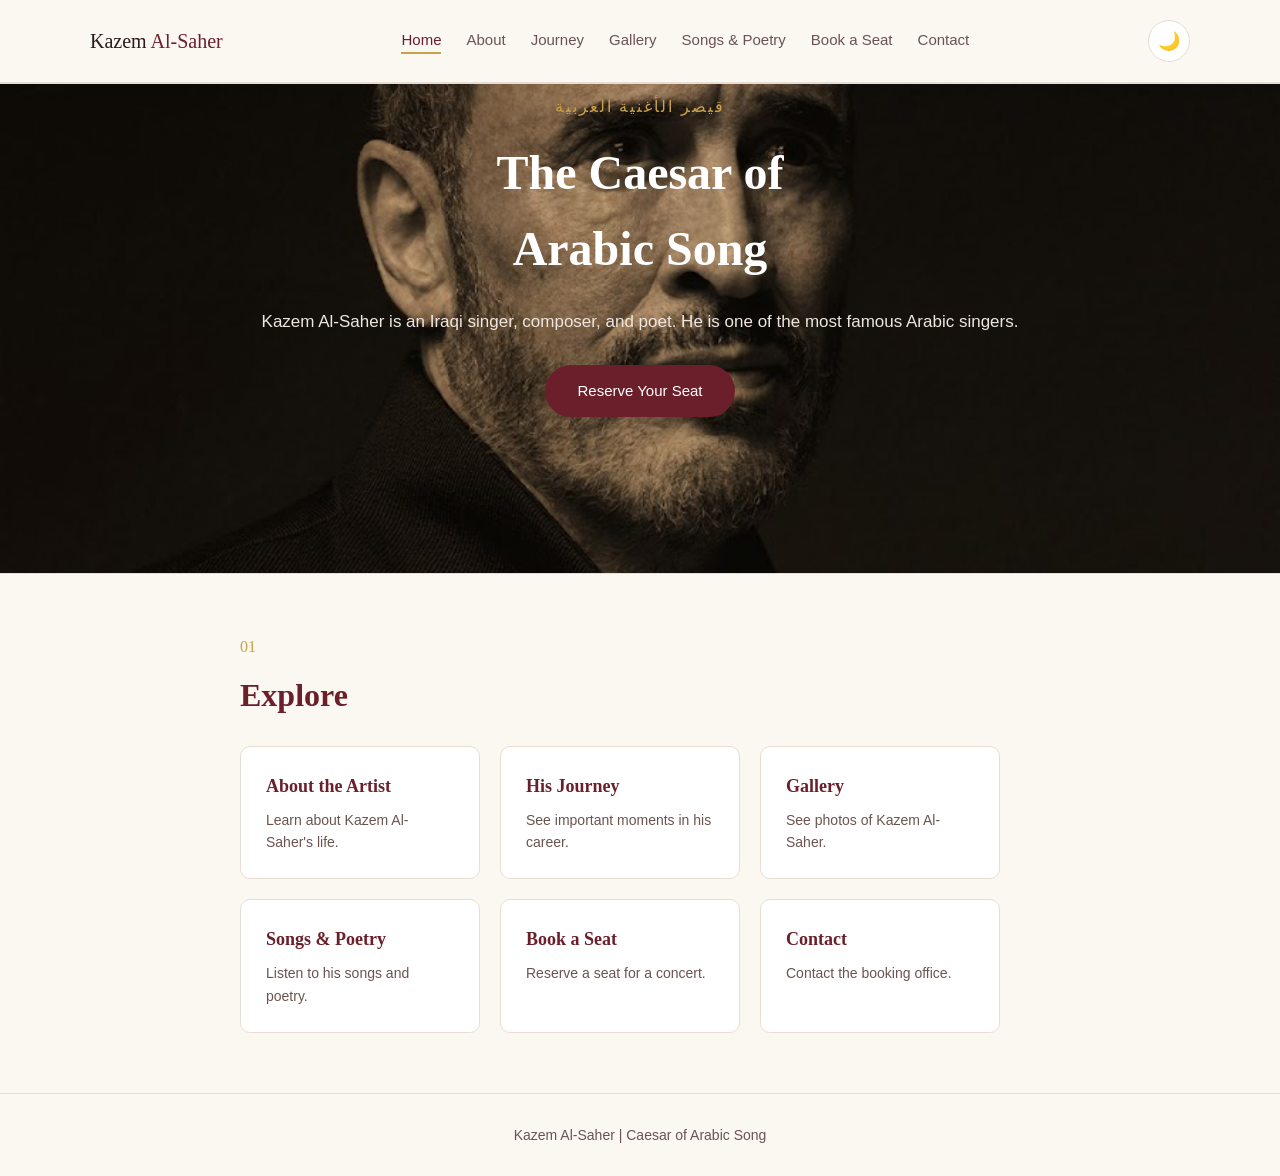
<file: index.html>
<!DOCTYPE html>
<html lang="en">

<head>
  <meta charset="UTF-8">
  <meta name="viewport" content="width=device-width, initial-scale=1.0">

  <title>Kazem Al-Saher | Caesar of Arabic Song</title>

  <link rel="stylesheet" href="style.css">
</head>

<body>

  
  <header class="site-header">

    <div class="nav-wrap">

      <a href="index.html" class="logo">
        Kazem <em>Al-Saher</em>
      </a>

      <nav class="site-nav">
        <a href="index.html" class="active">Home</a>
        <a href="about.html">About</a>
        <a href="journey.html">Journey</a>
        <a href="gallery.html">Gallery</a>
        <a href="songs.html">Songs & Poetry</a>
        <a href="booking.html">Book a Seat</a>
        <a href="contact.html">Contact</a>
      </nav>



      <button id="theme-toggle">
        🌙
      </button>

    </div>

  </header>


  
  <section class="hero">

    <div class="hero-photo"></div>

    <div class="hero-content">

      <p class="eyebrow">
        قيصر الأغنية العربية
      </p>

      <h1>
        The Caesar of<br>
        Arabic Song
      </h1>

      <p class="hero-sub">
        Kazem Al-Saher is an Iraqi singer, composer,
        and poet. He is one of the most famous Arabic
        singers.
      </p>

      <a href="booking.html" class="booking-button">
        Reserve Your Seat
      </a>

    </div>

  </section>


  <!-- Cartakan-->
  <section class="quick-links-section">

    <div class="section-inner">

      <span class="section-number">01</span>

      <h2>Explore</h2>

      <div class="quick-links">

        <a href="about.html" class="quick-link-card">
          <h3>About the Artist</h3>
          <p>Learn about Kazem Al-Saher's life.</p>
        </a>

        <a href="journey.html" class="quick-link-card">
          <h3>His Journey</h3>
          <p>See important moments in his career.</p>
        </a>


         <a href="gallery.html" class="quick-link-card">
          <h3>Gallery</h3>
          <p>See photos of Kazem Al-Saher.</p>
        </a>


        <a href="songs.html" class="quick-link-card">
          <h3>Songs & Poetry</h3>
          <p>Listen to his songs and poetry.</p>
        </a>

        <a href="booking.html" class="quick-link-card">
          <h3>Book a Seat</h3>
          <p>Reserve a seat for a concert.</p>
        </a>

       
        <a href="contact.html" class="quick-link-card">
          <h3>Contact</h3>
          <p>Contact the booking office.</p>
        </a>

      </div>

    </div>

  </section>


  <footer class="site-footer">
    <p>Kazem Al-Saher | Caesar of Arabic Song</p>
  </footer>


  <script src="script.js"></script>

</body>
</html>
</file>
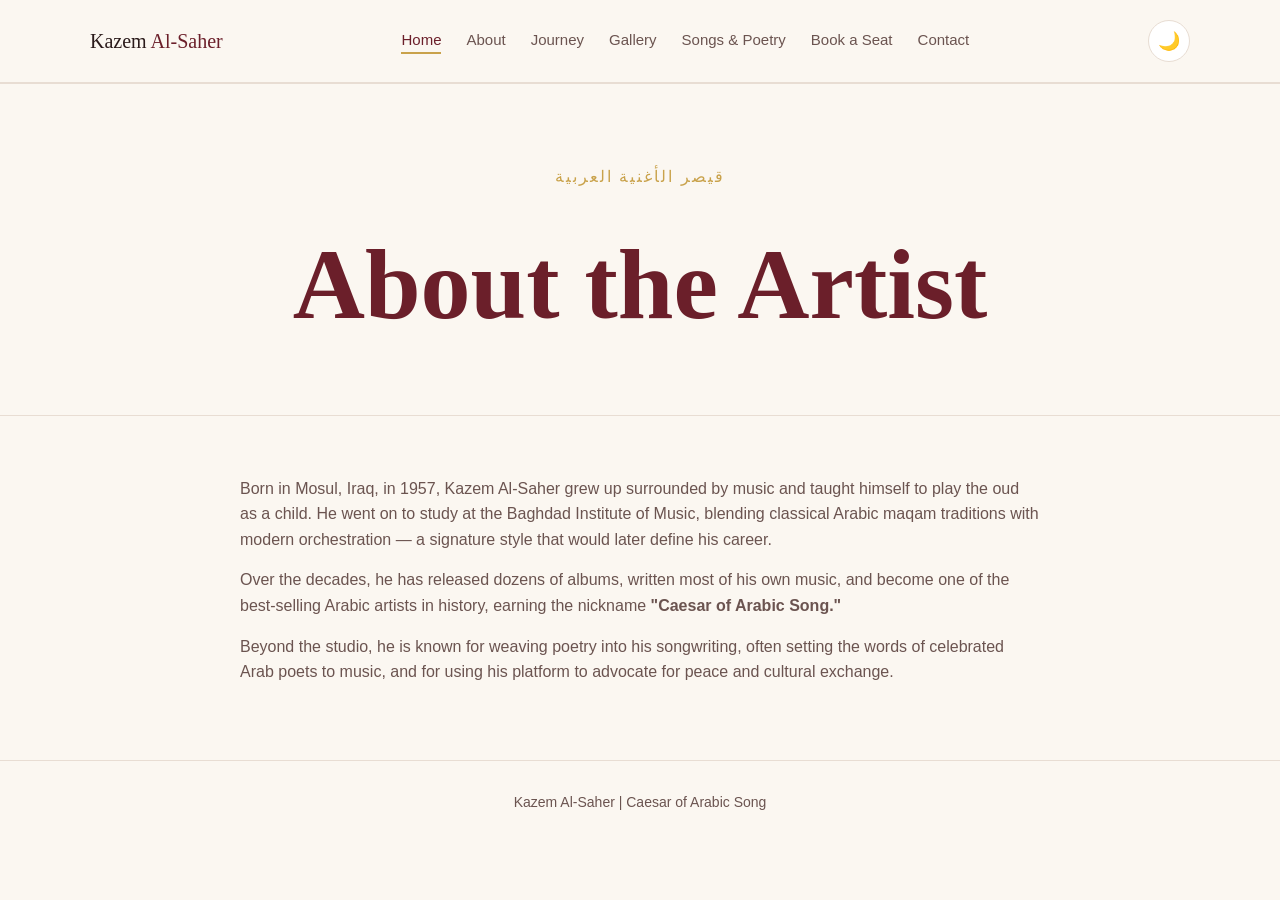
<file: About.html>
<!DOCTYPE html>
<html lang="en">
<head>
  <meta charset="UTF-8" />
  <meta name="viewport" content="width=device-width, initial-scale=1.0" />
  <title>About | Kazem Al-Saher</title>


  <link rel="stylesheet" href="style.css" />
  
</head>
<body>

  <header class="site-header">
    <div class="nav-wrap">
      <a href="index.html" class="logo">Kazem <em>Al-Saher</em></a>
        
      <nav class="site-nav">
        <a href="index.html" class="active">Home</a>
        <a href="about.html">About</a>
        <a href="journey.html">Journey</a>
        <a href="gallery.html">Gallery</a>
        <a href="songs.html">Songs & Poetry</a>
        <a href="booking.html">Book a Seat</a>
        <a href="contact.html">Contact</a>
      </nav>

      

      <button id="theme-toggle" aria-label="Toggle dark mode">
        <span class="icon">🌙</span>

      </button>
    </div>
  </header>

  <section class="page-banner">
    <p class="eyebrow">قيصر الأغنية العربية</p>
    <h1>About the Artist</h1>
  </section>

  <section class="about">
    <div class="section-inner">
      <p>
        Born in Mosul, Iraq, in 1957, Kazem Al-Saher grew up surrounded by music
        and taught himself to play the oud as a child. He went on to study at the
        Baghdad Institute of Music, blending classical Arabic maqam traditions
        with modern orchestration — a signature style that would later define
        his career.
      </p>
      <p>
        Over the decades, he has released dozens of albums, written most of his
        own music, and become one of the best-selling Arabic artists in history,
        earning the nickname <strong>"Caesar of Arabic Song."</strong>
      </p>
      <p>
        Beyond the studio, he is known for weaving poetry into his songwriting,
        often setting the words of celebrated Arab poets to music, and for using
        his platform to advocate for peace and cultural exchange.
      </p>
    </div>
  </section>

  <footer class="site-footer">
    <p>Kazem Al-Saher | Caesar of Arabic Song</p>
  </footer>


  <script src="script.js"></script>
  


</body>
</html>
</file>
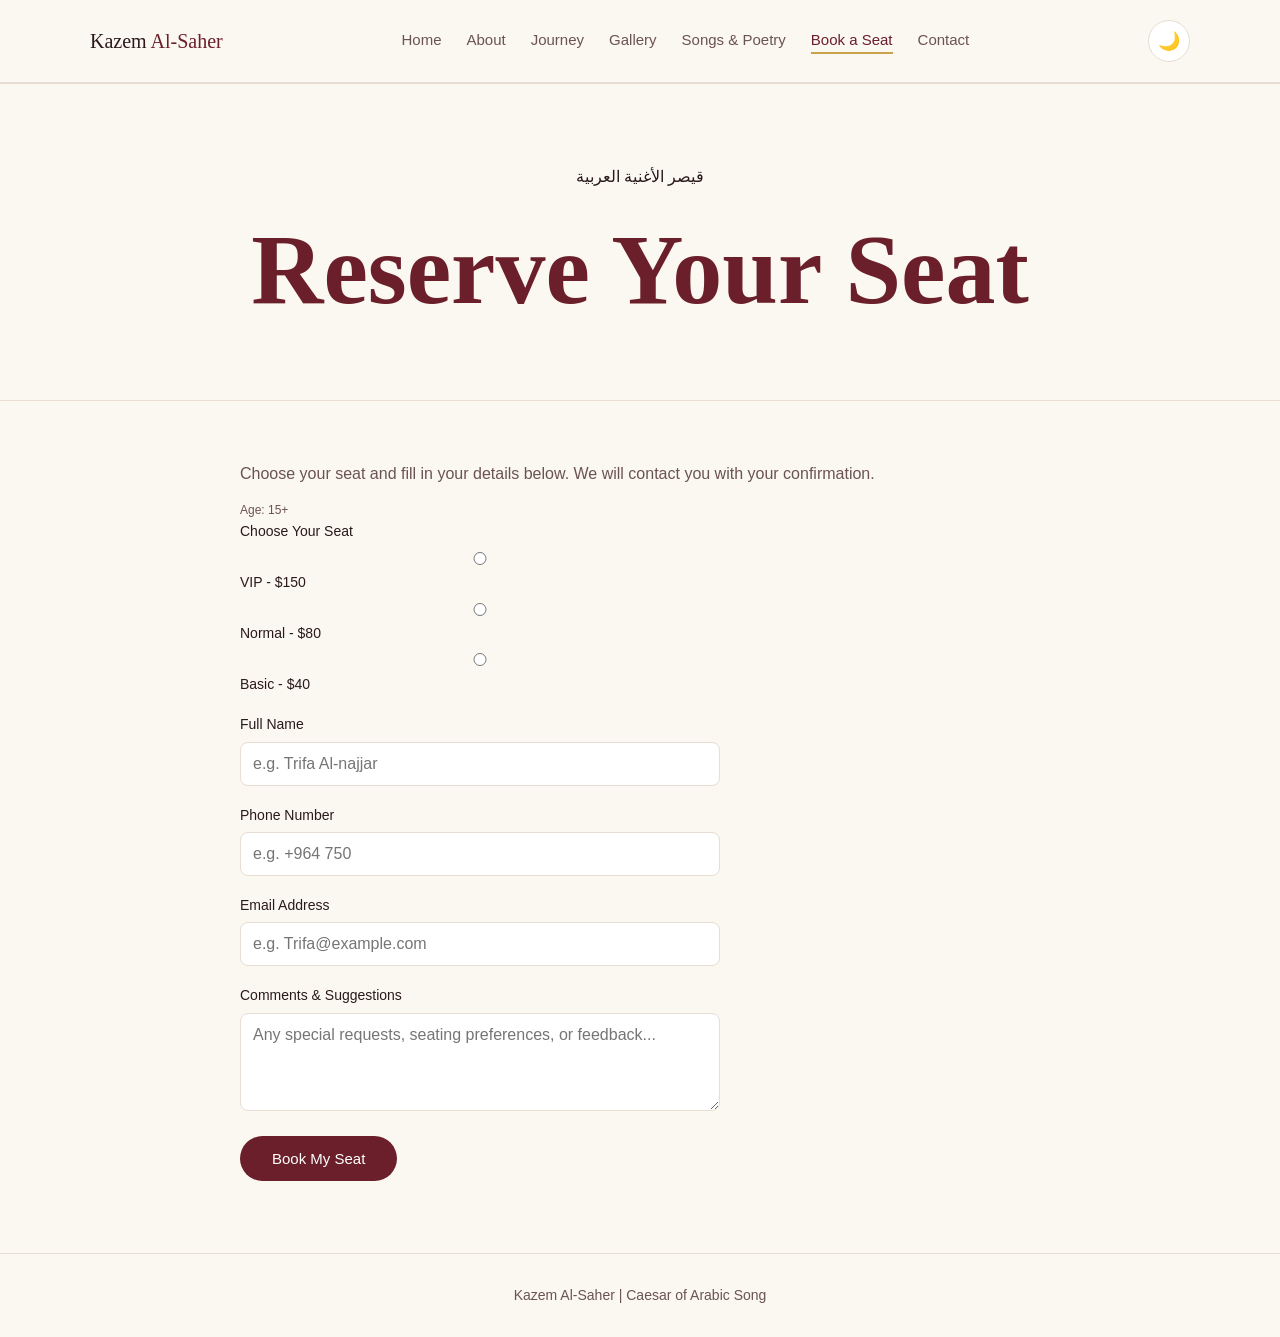
<file: Booking.html>
<!DOCTYPE html>
<html lang="en">

<head>
  <meta charset="UTF-8">
  <meta name="viewport" content="width=device-width, initial-scale=1.0">

  <title>Book a Seat | Kazem Al-Saher</title>

  <link rel="stylesheet" href="style.css">
</head>

<body>

  
  <header class="site-header">

    <div class="nav-wrap">

      
      <a href="index.html" class="logo">
        Kazem <em>Al-Saher</em>
      </a>


      
      <nav class="site-nav">

        <a href="index.html">Home</a>

        <a href="about.html">About</a>

        <a href="journey.html">Journey</a>

        <a href="gallery.html">Gallery</a>

        <a href="songs.html">Songs & Poetry</a>

        <a href="booking.html" class="active">Book a Seat</a>

        <a href="contact.html">Contact</a>

      </nav>


     
      <button id="theme-toggle" aria-label="Toggle dark mode">
        <span class="icon">🌙</span>
      </button>

    </div>

  </header>

  <section class="page-banner">

    <p class="small-title">
         قيصر الأغنية العربية  </p>

    <h1>Reserve Your Seat</h1>

  </section>


  <!-- BOOKING SECTION -->
  <section class="booking">

    <div class="section-inner">

      <p class="booking-intro">
        Choose your seat and fill in your details below.
        We will contact you with your confirmation.
      </p>
      <span class="field-hint"> Age: 15+ </span>


      <!-- BOOKING FORM -->
      <form id="booking-form" class="booking-form">


        <!-- SEAT TYPE -->
        <div class="form-row">

          <label>Choose Your Seat</label>

          <div class="seat-options">


            <!-- VIP -->
            <label class="seat-choice">

              <input
                type="radio"
                name="seat"
                value="VIP"
                required
            >

              <span>
                 VIP - $150
              </span>

            </label>


            <!-- NORMAL -->
            <label class="seat-choice">

              <input
                type="radio"
                name="seat"
                value="Normal"
              >

              <span>
                Normal - $80
              </span>

            </label>


            <!-- BASIC -->
            <label class="seat-choice">

              <input
                type="radio"
                name="seat"
                value="Basic"
              >

              <span>
                Basic - $40
              </span>

            </label>

          </div>

        </div>


        
        <div class="form-row">

          <label for="full-name">
            Full Name
          </label>

          <input
            type="text"
            id="full-name"
            name="fullName"
            placeholder="e.g. Trifa Al-najjar"
            required
          >

        </div>


        <!-- PHONE -->
        <div class="form-row">

          <label for="phone">
            Phone Number
          </label>

          <input
            type="tel"
            id="phone"
            name="phone"
            placeholder="e.g. +964 750 "
            required
          >

        </div>


<div class="form-row">

  <label for="email">
    Email Address
  </label>

  <input
    type="email"
    id="email"
    name="email"
    placeholder="e.g. Trifa@example.com"
    required
  >

</div>

        <!-- COMMENTS -->
        <div class="form-row">

          <label for="comment">
            Comments & Suggestions
          </label>

          <textarea
            id="comment"
            name="comment"
            rows="4"
            placeholder="Any special requests, seating preferences, or feedback..."
          ></textarea>

        </div>


        <!-- SUBMIT BUTTON -->
        <button
          type="submit"
          class="booking-button"
        >
          Book My Seat
        </button>


        <!-- FORM MESSAGE -->
        <p
          id="form-message"
          class="form-message"
        ></p>


      </form>

    </div>

  </section>


  
  <footer class="site-footer">

    <p>
      Kazem Al-Saher | Caesar of Arabic Song
    </p>

  </footer>

  <script src="script.js"></script>

</body>

</html>
</file>
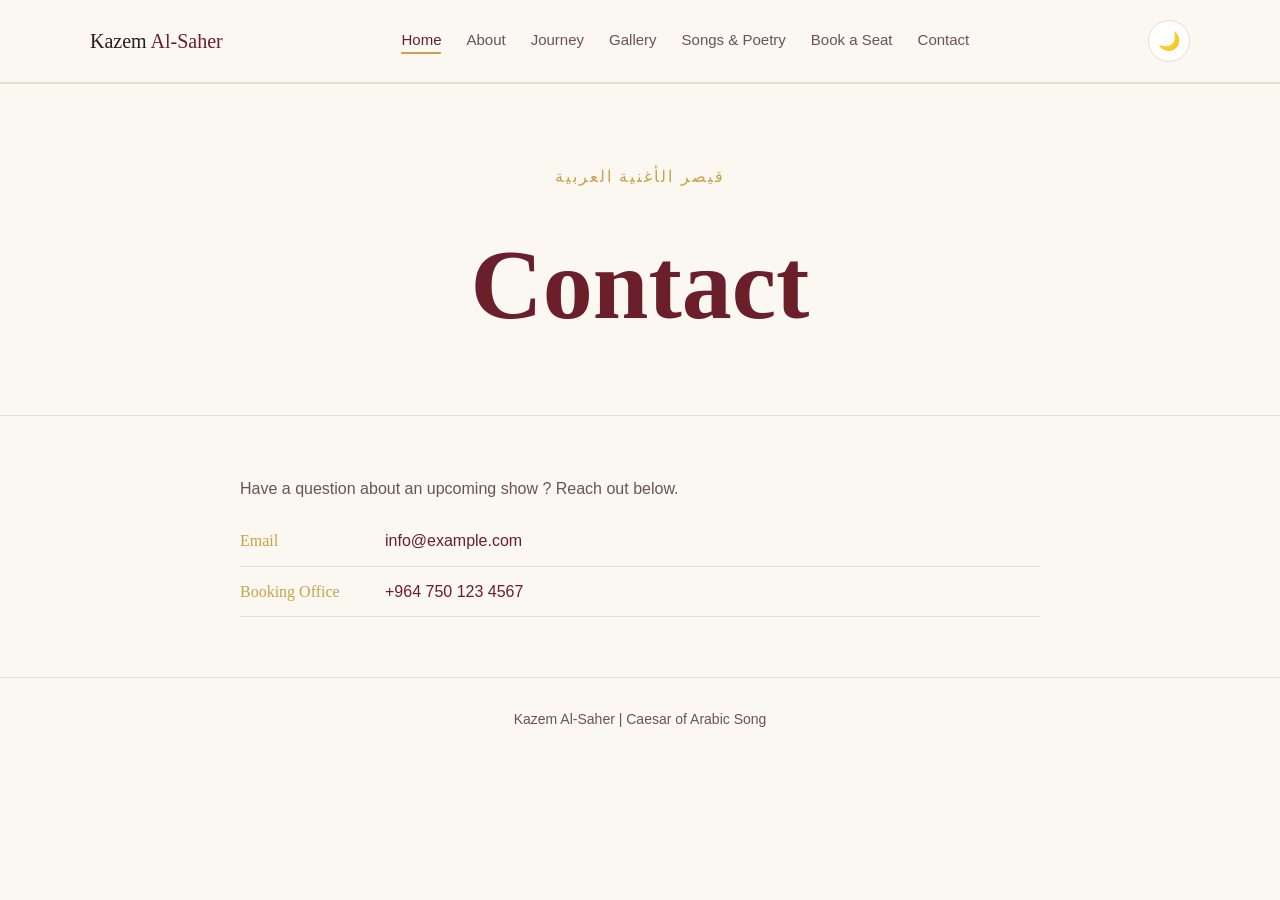
<file: Contact.html>
<!DOCTYPE html>
<html lang="en">
<head>
  <meta charset="UTF-8" />
  <meta name="viewport" content="width=device-width, initial-scale=1.0" />
  <title>Contact | Kazem Al-Saher</title>

  <link rel="stylesheet" href="style.css" />

</head>
<body>
<header class="site-header">
    <div class="nav-wrap">
      <a href="index.html" class="logo">Kazem <em>Al-Saher</em></a>
     
      <nav class="site-nav">
        <a href="index.html" class="active">Home</a>
        <a href="about.html">About</a>
        <a href="journey.html">Journey</a>
        <a href="gallery.html">Gallery</a>
        <a href="songs.html">Songs & Poetry</a>
        <a href="booking.html">Book a Seat</a>
        <a href="contact.html">Contact</a>
      </nav>
 
      <button id="theme-toggle" aria-label="Toggle dark mode">
        <span class="icon">🌙</span>
      </button>
    </div>
  </header>

  <section class="page-banner">
    <p class="eyebrow">قيصر الأغنية العربية  </p>
    <h1>Contact</h1>
  </section>

  <section class="contact">
    <div class="section-inner">
      <p class="contact-intro">
        Have a question about an upcoming show ? Reach out below.
      </p>
      <ul class="contact-list">
        <li>
          <span class="contact-label">Email</span>
          <a href="mailto:info@example.com">info@example.com</a>
        </li>
        <li>
          <span class="contact-label">Booking Office</span>
          <a href="">+964 750 123 4567</a>
        </li>
       
      </ul>
    </div>
  </section>

  <footer class="site-footer">
    <p>Kazem Al-Saher | Caesar of Arabic Song</p>
  </footer>


  <script src="script.js"></script>


  
</body>
</html>
</file>
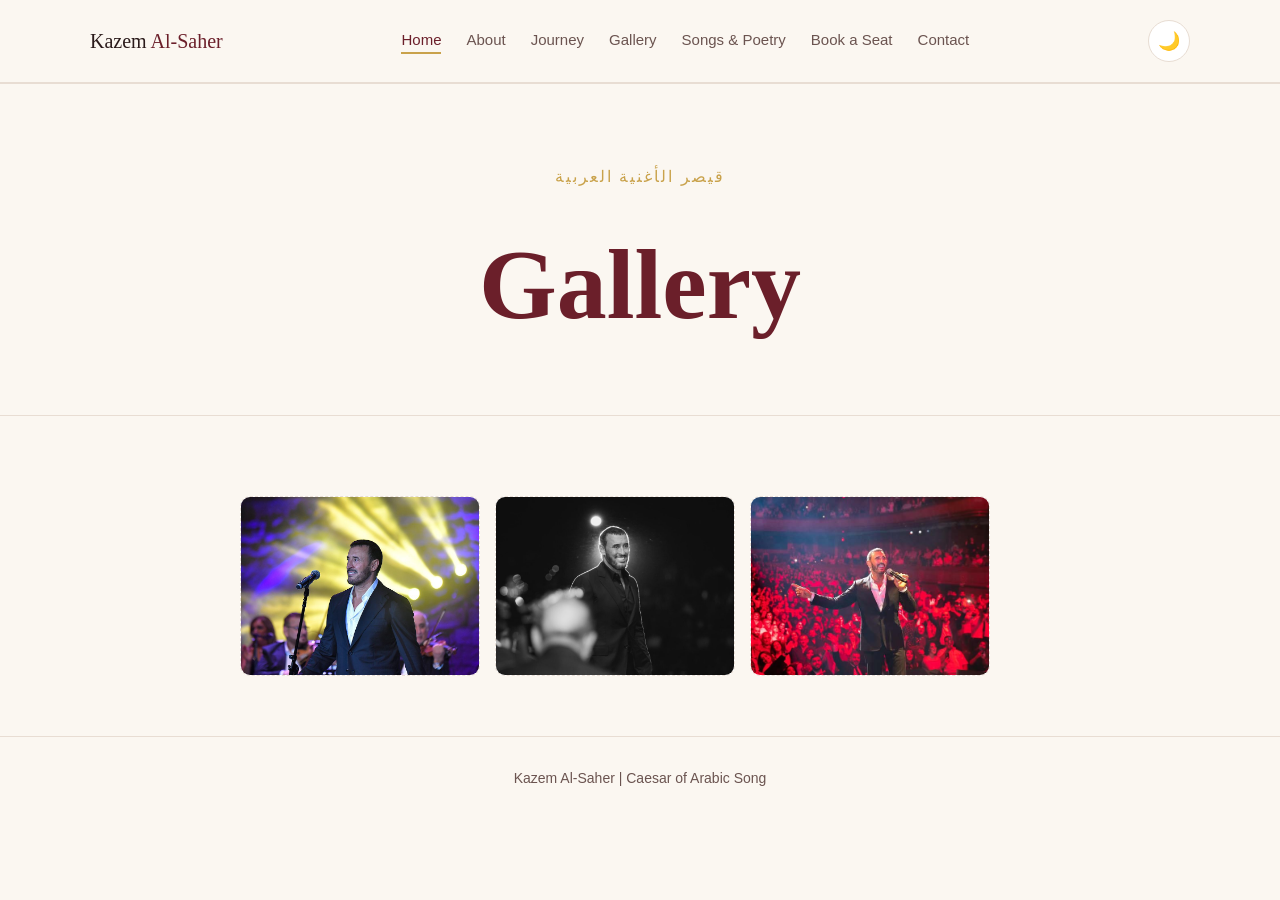
<file: Gallery.html>
<!DOCTYPE html>
<html lang="en">
<head>
  <meta charset="UTF-8" />
  <meta name="viewport" content="width=device-width, initial-scale=1.0" />
  <title>Gallery | Kazem Al-Saher</title>
 
  <link rel="stylesheet" href="style.css" />

</head>
<body>
<header class="site-header">
    <div class="nav-wrap">
      <a href="index.html" class="logo">Kazem <em>Al-Saher</em></a>
     
      <nav class="site-nav">
        <a href="index.html" class="active">Home</a>
        <a href="about.html">About</a>
        <a href="journey.html">Journey</a>
        <a href="gallery.html">Gallery</a>
        <a href="songs.html">Songs & Poetry</a>
        <a href="booking.html">Book a Seat</a>
        <a href="contact.html">Contact</a>
      </nav>


      
      
      <button id="theme-toggle" aria-label="Toggle dark mode">
        <span class="icon">🌙</span>
      </button>
    </div>
  </header>

  <section class="page-banner">
    <p class="eyebrow">قيصر الأغنية العربية</p>
    <h1>Gallery</h1>
  </section>

  <section class="gallery">
    <div class="section-inner">
      <div class="gallery-grid">
        <div class="gallery-box"><img src="Kadem1.jpg" alt="Kadem Photo" /></div>
        <div class="gallery-box"><img src="Kadem2.jpg" alt="Kadem Photo 2" /></div>
        <div class="gallery-box"><img src="Kadem3.jpg" alt="Kadem Photo 3" /></div>
      </div>
      
    </div>
  </section>


  <script src="script.js"></script>



  
  <footer class="site-footer">
    <p>Kazem Al-Saher | Caesar of Arabic Song</p>
  </footer>


</body>
</html>
</file>
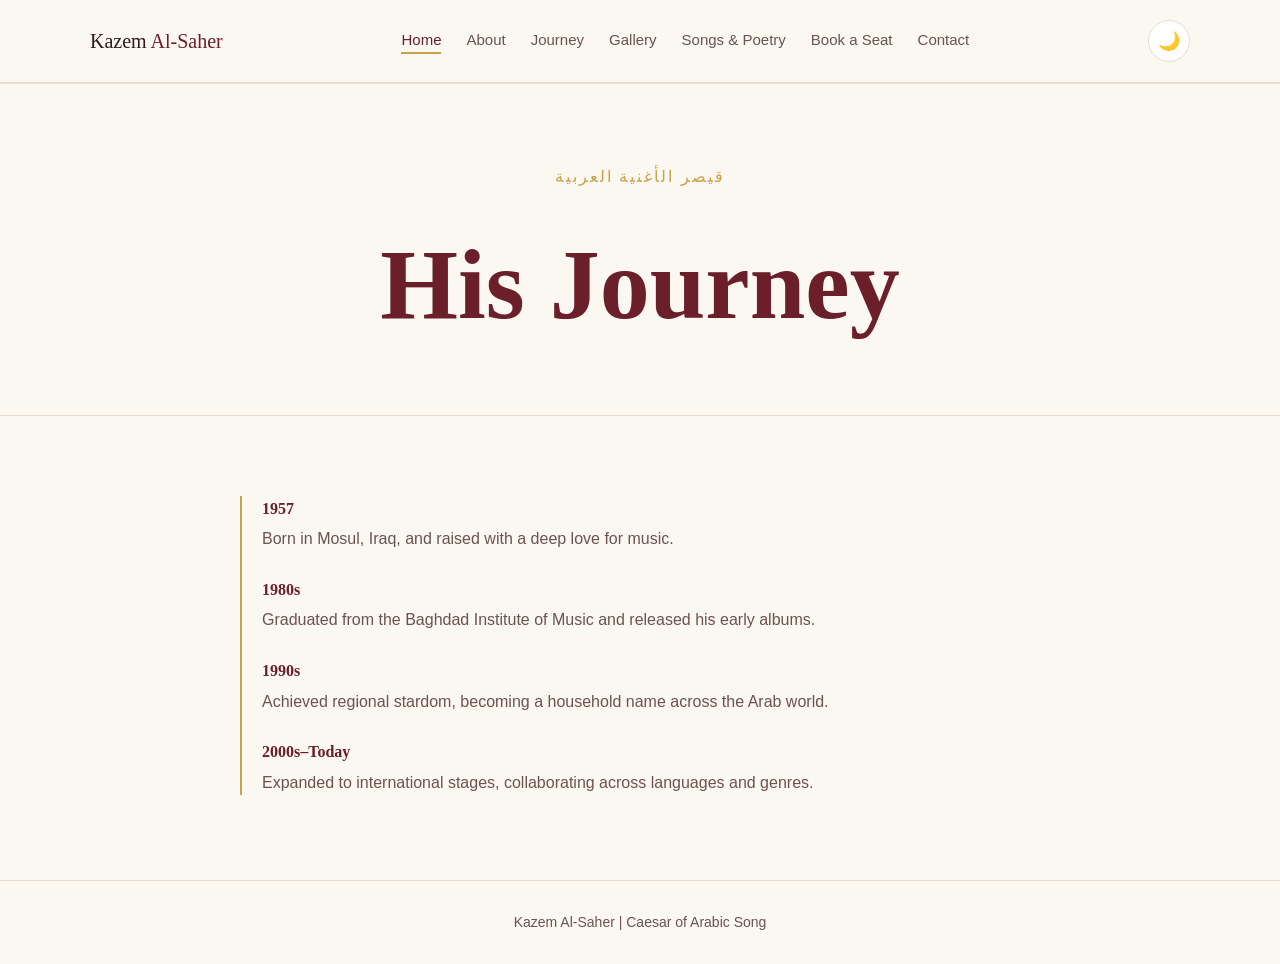
<file: Journey.html>
<!DOCTYPE html>
<html lang="en">
<head>
  <meta charset="UTF-8" />
  <meta name="viewport" content="width=device-width, initial-scale=1.0" />
  <title>Journey | Kazem Al-Saher</title>
 
 
  <link rel="stylesheet" href="style.css" />

</head>
<body>

  <header class="site-header">
    <div class="nav-wrap">
      <a href="index.html" class="logo">Kazem <em>Al-Saher</em></a>

      <nav class="site-nav">
        <a href="index.html" class="active">Home</a>
        <a href="about.html">About</a>
        <a href="journey.html">Journey</a>
        <a href="gallery.html">Gallery</a>
        <a href="songs.html">Songs & Poetry</a>
        <a href="booking.html">Book a Seat</a>
        <a href="contact.html">Contact</a>
      </nav>

      <button id="theme-toggle" aria-label="Toggle dark mode">
        <span class="icon">🌙</span>
      </button>
    </div>
  </header>

  <section class="page-banner">
    <p class="eyebrow">قيصر الأغنية العربية</p>
    <h1>His Journey</h1>
  </section>

  <section class="journey">
    <div class="section-inner">
      <div class="timeline">
        <div class="timeline-item">
          <span class="year">1957</span>
          <p>Born in Mosul, Iraq, and raised with a deep love for music.</p>
        </div>
        <div class="timeline-item">
          <span class="year">1980s</span>
          <p>Graduated from the Baghdad Institute of Music and released his early albums.</p>
        </div>
        <div class="timeline-item">
          <span class="year">1990s</span>
          <p>Achieved regional stardom, becoming a household name across the Arab world.</p>
        </div>
        <div class="timeline-item">
          <span class="year">2000s–Today</span>
          <p>Expanded to international stages, collaborating across languages and genres.</p>
        </div>
      </div>
    </div>
  </section>

 
  <footer class="site-footer">
    <p>Kazem Al-Saher | Caesar of Arabic Song</p>
  </footer>


  <script src="script.js"></script>

</body>
</html>
</file>
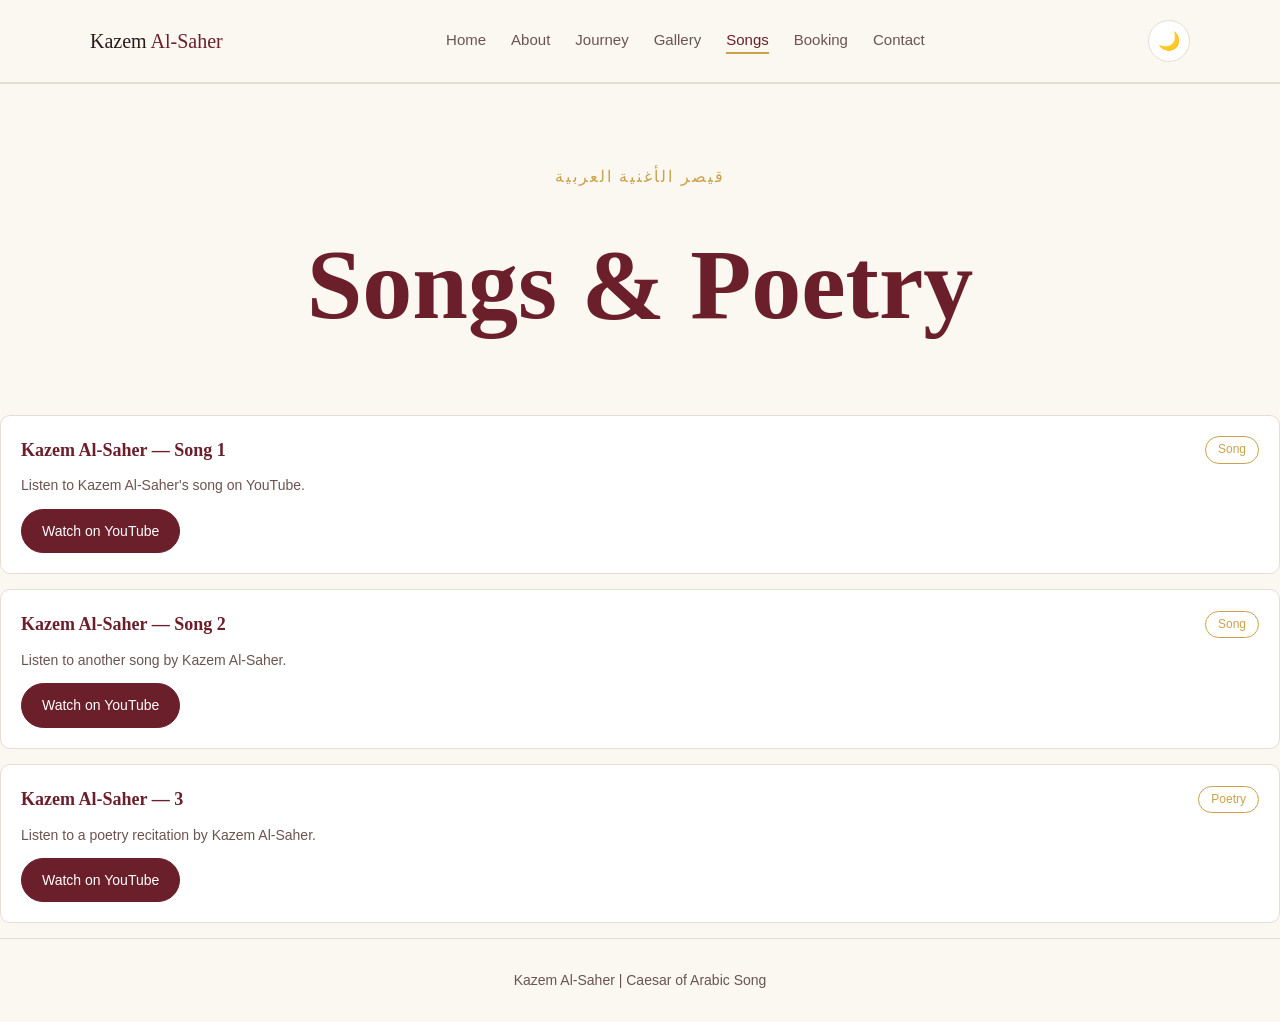
<file: songs.html>
<!DOCTYPE html>
<html lang="en">
<head>
  <meta charset="UTF-8">
  <meta name="viewport" content="width=device-width, initial-scale=1.0">
  <title>Songs & Poetry | Kazem Al-Saher</title>

  <link rel="stylesheet" href="style.css">
</head>

<body>

  <header class="site-header">
    <div class="nav-wrap">

      <a href="index.html" class="logo">
        Kazem <em>Al-Saher</em>
      </a>

      <nav class="site-nav">
        <a href="index.html">Home</a>
        <a href="about.html">About</a>
        <a href="journey.html">Journey</a>
        <a href="gallery.html">Gallery</a>
        <a href="songs.html" class="active">Songs</a>
        <a href="booking.html">Booking</a>
        <a href="contact.html">Contact</a>
      </nav>


      

      <button id="theme-toggle">🌙</button>

    </div>
  </header>


  <section class="page-banner">
    <p class="eyebrow">قيصر الأغنية العربية</p>
    <h1>Songs & Poetry</h1>
  </section>
<div class="media-grid">

  <!-- Song 1 -->
  <div class="track-card">
    <div class="track-top">
      <h3>Kazem Al-Saher — Song 1</h3>
      <span class="track-tag">Song</span>
    </div>

    <p>Listen to Kazem Al-Saher's song on YouTube.</p>

    <a href="https://www.youtube.com/watch?v=Mp4mrUoPdyg" target="_blank" class="btn-primary">
      Watch on YouTube
    </a>
  </div>


  <!-- Song 2 -->
  <div class="track-card">
    <div class="track-top">
      <h3>Kazem Al-Saher — Song 2</h3>
      <span class="track-tag">Song</span>
    </div>

    <p>Listen to another song by Kazem Al-Saher.</p>

    <a href="https://www.youtube.com/watch?v=M5V9CT6nhhk" target="_blank" class="btn-primary">
      Watch on YouTube
    </a>
  </div>


  <!-- Poetry -->
  <div class="track-card">
    <div class="track-top">
      <h3>Kazem Al-Saher — 3</h3>
      <span class="track-tag">Poetry</span>
    </div>

    <p>Listen to a poetry recitation by Kazem Al-Saher.</p>

    <a href="https://www.youtube.com/watch?v=JRUopADBmvA&list=RDJRUopADBmvA&start_radio=1&pp=ygUUa2F6bSBhbCBzYWhpciBwb2V0cnmgBwE%3D"
     target="_blank" class="btn-primary">
      Watch on YouTube
    </a>
  </div>

</div>



  <footer class="site-footer">
    <p>Kazem Al-Saher | Caesar of Arabic Song</p>
  </footer>
</file>
<file: style.css>
/* ============================================
   COLORS same la hamu pageakan
============================================ */
:root {
  --bg: #FBF7F1;
  --card: #FFFFFF;
  --text: #2A1A1A;
  --text-soft: #6B5450;
  --border: #E8DDD3;
  --maroon: #6B1F2A;
  --gold: #C9A24B;
}

body.dark {
  --bg: #1A1010;
  --card: #241616;
  --text: #F3E9E4;
  --text-soft: #C9B6AE;
  --border: #3A2626;
  --maroon: #C9707D;
  --gold: #E3BE72;
}

/* ============================================
   RESET + BASE
============================================ */
* {
  margin: 0;
  padding: 0;
  box-sizing: border-box;
}

body {
  background-color: var(--bg);
  color: var(--text);
  font-family: 'Jost', sans-serif;
  line-height: 1.6;
}

h1, h2, h3 {
  font-family: 'Amiri', serif;
}

a {
  text-decoration: none;
  color: inherit;
}

/* ============================================
   HEADER / NAVIGATION
============================================ */
.site-header {
  background-color: var(--bg);
  border-bottom: 1px solid var(--border);
  padding: 20px 30px;
}

.nav-wrap {
  max-width: 1100px;
  margin: 0 auto;
  display: flex;
  align-items: center;
  justify-content: space-between;
}

.logo {
  font-family: 'Amiri', serif;
  font-size: 20px;
}

.logo em {
  color: var(--maroon);
  font-style: normal;
}

.site-nav {
  display: flex;
  gap: 25px;
}

.site-nav a {
  font-size: 15px;
  color: var(--text-soft);
}

.site-nav a:hover,
.site-nav a.active {
  color: var(--maroon);
}

.site-nav a.active {
  font-weight: 500;
  border-bottom: 2px solid var(--gold);
}

#theme-toggle {
  width: 42px;
  height: 42px;
  border-radius: 50%;
  border: 1px solid var(--border);
  background-color: var(--card);
  cursor: pointer;
  font-size: 18px;
}

/* 
  (home page only)
   */
.hero {
  background-image: url("profile.jpg");
  background-size: cover;
  background-position: center;
  padding: 10px 10px;
   background-repeat: no-repeat;
   height: 490px;
   text-align: center;
}

.hero-text {
  max-width: 100px;
  margin: 0 auto;
}

.eyebrow{
  color: #C9A24B;
  letter-spacing: 2px;
  font-size: 16px;
  margin-bottom: 15px;
}

.hero h1 {
  font-size: 48px;
  color: #ffffff;
  margin-bottom: 20px;
}

.hero-sub {
  color: #f0e6e0;
  font-size: 17px;
  margin-bottom: 30px;
}

.booking-button {
  display: inline-block;
  background-color: var(--maroon);
  color: #fff;
  padding: 14px 32px;
  border-radius: 30px;
  font-size: 15px;
  border: none;
  cursor: pointer;
}

.booking-button:hover {
  opacity: 0.85;
}

/* ============================================
   PAGE BANNER (inner pages)
============================================ */
.page-banner {
  padding: 80px 20px 50px;
  text-align: center;
}

.page-banner h1 {
  font-size: 100px;
  color: var(--maroon);
}

/* ============================================
   SHARED SECTION LAYOUT
============================================ */
section {
  padding: 60px 20px;
  border-top: 1px solid var(--border);
}

.section-inner {
  max-width: 800px;
  margin: 0 auto;
}

.section-number {
  color: var(--gold);
  font-family: 'Amiri', serif;
}

section h2 {
  font-size: 32px;
  color: var(--maroon);
  margin: 10px 0 25px;
}

.about p, .journey p, .booking-intro, .contact-intro {
  color: var(--text-soft);
  margin-bottom: 15px;
}

/* ============================================
   QUICK LINKS (home page cards)
============================================ */
.quick-links {
  display: flex;
  flex-wrap: wrap;
  gap: 20px;
  margin-top: 20px;
}

.quick-link-card {
  display: block;
  background-color: var(--card);
  border: 1px solid var(--border);
  border-radius: 10px;
  padding: 25px;
  width: 30%;
  min-width: 220px;
}

.quick-link-card h3 {
  color: var(--maroon);
  font-size: 18px;
  margin-bottom: 8px;
}

.quick-link-card p {
  color: var(--text-soft);
  font-size: 14px;
}

/* ============================================
   TIMELINE
============================================ */
.timeline {
  margin-top: 20px;
  border-left: 2px solid var(--gold);
  padding-left: 20px;
}

.timeline-item {
  margin-bottom: 25px;
}

.timeline-item .year {
  font-family: 'Amiri', serif;
  color: var(--maroon);
  font-weight: bold;
  display: block;
  margin-bottom: 5px;
}

/* ============================================
   SONGS & POETRY 
============================================ */
.track-card {
  background-color: var(--card);
  border: 1px solid var(--border);
  border-radius: 10px;
  padding: 20px;
  margin-bottom: 15px;
}

.track-top {
  display: flex;
  justify-content: space-between;
  align-items: center;
  margin-bottom: 10px;
}

.track-card h3 {
  color: var(--maroon);
  font-size: 18px;
}

.track-tag {
  font-size: 12px;
  color: var(--gold);
  border: 1px solid var(--gold);
  border-radius: 20px;
  padding: 3px 12px;
}

.track-card p {
  color: var(--text-soft);
  font-size: 14px;
  margin-bottom: 12px;
}

.track-card audio {
  width: 100%;
}

.media-note {
  margin-top: 20px;
  font-size: 14px;
  color: var(--text-soft);
  border-left: 3px solid var(--gold);
  padding-left: 15px;
}

/* ============================================
   BOOKING FORM
============================================ */
.booking-form {
  max-width: 480px;
}

.form-row {
  margin-bottom: 18px;
}

.form-row label {
  display: block;
  font-size: 14px;
  margin-bottom: 6px;
}

.form-row input,
.form-row textarea {
  width: 100%;
  font-family: 'Jost', sans-serif;
  font-size: 16px;
  padding: 12px;
  border: 1px solid var(--border);
  border-radius: 8px;
  background-color: var(--card);
  color: var(--text);
}

.field-hint {
  display: block;
  font-size: 12px;
  color: var(--text-soft);
  margin-top: 5px;
}

.form-message {
  margin-top: 12px;
  font-size: 15px;
}

.form-message.success {
  color: #2E7D32;
}

.form-message.error {
  color: #C0392B;
}

/* ============================================
   Sectiony CONTACT 
============================================ */
.contact-list {
  list-style: none;
}

.contact-list li {
  display: flex;
  gap: 15px;
  border-bottom: 1px solid var(--border);
  padding: 12px 0;
}

.contact-label {
  width: 130px;
  color: var(--gold);
  font-family: 'Amiri', serif;
}

.contact-list a {
  color: var(--maroon);
}

.contact-list a:hover {
  text-decoration: underline;
}

/* ============================================
   GALLERY
============================================ */
.gallery-grid {
  display: flex;
  flex-wrap: wrap;
  gap: 15px;
  margin-top: 20px;
}

.gallery-box {
  width: 30%;
  min-width: 200px;
  height: 180px;
  background-color: var(--card);
  border: 1px dashed var(--border);
  border-radius: 10px;
  display: flex;
  align-items: center;
  justify-content: center;
  color: var(--text-soft);
  font-size: 14px;
  overflow: hidden; 
}


.gallery-box img {
  width: 100%;
  height: 100%;
  object-fit: cover;
  display: block;
}

.gallery-note {
  margin-top: 15px;
  font-size: 14px;
  color: var(--text-soft);
}


.lang-switch {
  border: 1px solid #E8DDD3;
  border-radius: 20px;
  padding: 6px 16px;
  font-size: 14px;
  margin-right: 10px;
  color: #6B5450;
}

.lang-switch:hover {
  border-color: #6B1F2A;
  color: #6B1F2A;
}

/* ============================================
   for youtube video
============================================ */

.btn-primary {
  display: inline-block;
  background-color: var(--maroon);
  color: white;
  padding: 10px 20px;
  border-radius: 25px;
  font-size: 14px;
  border: 1px solid var(--maroon);
  cursor: pointer;
}

.btn-primary:hover {
  background-color: var(--gold);
  border-color: var(--gold);
}




.site-footer {
  text-align: center;
  padding: 30px;
  color: var(--text-soft);
  font-size: 14px;
  border-top: 1px solid var(--border);
}

/* ============================================
   MOBILE / SMALL SCREENS
============================================ */
@media (max-width: 640px) {
  .site-nav {
    display: none;
  }
  .hero h1 {
    font-size: 32px;
  }
  .quick-link-card,
  .gallery-box {
    width: 100%;
  }
}
</file>
